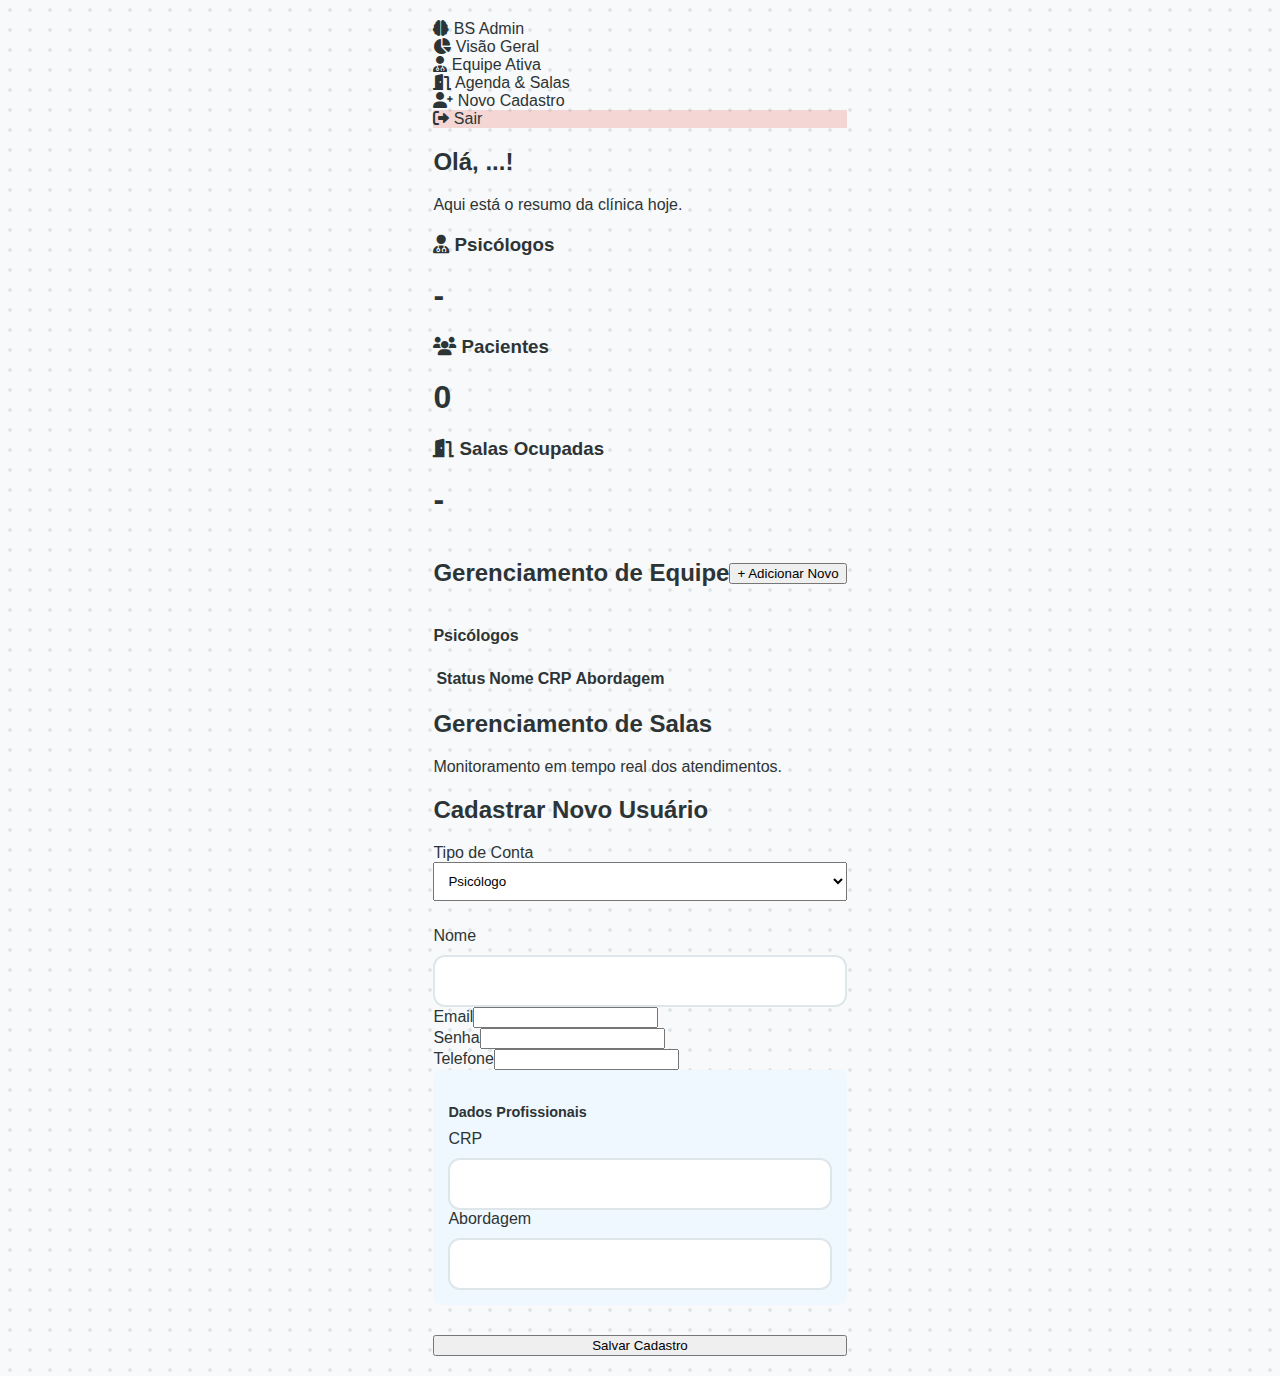
<file: dashboard-lider.html>
<!DOCTYPE html>
<html lang="pt-BR">
<head>
    <meta charset="UTF-8">
    <meta name="viewport" content="width=device-width, initial-scale=1.0">
    <title>Painel do Líder - BS Psicologia</title>
    <link rel="stylesheet" href="./assets/style.css">
    <link href="https://cdnjs.cloudflare.com/ajax/libs/font-awesome/6.0.0/css/all.min.css" rel="stylesheet">
</head>
<body>

    <div class="dashboard-container">
        
        <nav class="sidebar">
            <div class="sidebar-logo">
                <i class="fas fa-brain"></i> BS Admin
            </div>
            
            <div class="nav-item active" onclick="mostrarSecao('sec-home', this)">
                <i class="fas fa-chart-pie"></i> Visão Geral
            </div>
            <div class="nav-item" onclick="mostrarSecao('sec-equipe', this)">
                <i class="fas fa-user-md"></i> Equipe Ativa
            </div>
            <div class="nav-item" onclick="mostrarSecao('sec-salas', this)">
                <i class="fas fa-door-open"></i> Agenda & Salas
            </div>
            <div class="nav-item" onclick="mostrarSecao('sec-cadastro', this)">
                <i class="fas fa-user-plus"></i> Novo Cadastro
            </div>
            
            <div style="margin-top: auto;">
                <div class="nav-item" id="btnLogout" style="cursor:pointer; background-color: rgba(231, 76, 60, 0.2);">
                    <i class="fas fa-sign-out-alt"></i> Sair
                </div>
            </div>
        </nav>

        <main class="main-content">
            
            <section id="sec-home" class="content-section active">
                <h2>Olá, <span id="adminName">...</span>!</h2>
                <p>Aqui está o resumo da clínica hoje.</p>
                
                <div class="form-grid" style="margin-top: 20px;">
                    <div class="card text-center">
                        <h3><i class="fas fa-user-md"></i> Psicólogos</h3>
                        <h1 id="count-psi">-</h1>
                    </div>
                    <div class="card text-center">
                        <h3><i class="fas fa-users"></i> Pacientes</h3>
                        <h1 id="count-pacientes">0</h1>
                    </div>
                    <div class="card text-center">
                        <h3><i class="fas fa-door-open"></i> Salas Ocupadas</h3>
                        <h1 id="count-salas">-</h1>
                    </div>
                </div>
            </section>

            <section id="sec-equipe" class="content-section">
                <div style="display: flex; justify-content: space-between; align-items: center; margin-bottom: 20px;">
                    <h2>Gerenciamento de Equipe</h2>
                    <button class="btn-secondary" onclick="mostrarSecao('sec-cadastro', document.querySelectorAll('.nav-item')[3])">
                        + Adicionar Novo
                    </button>
                </div>

                <h4 style="margin-top: 20px;">Psicólogos</h4>
                <table class="data-table">
                    <thead>
                        <tr>
                            <th>Status</th>
                            <th>Nome</th>
                            <th>CRP</th>
                            <th>Abordagem</th>
                        </tr>
                    </thead>
                    <tbody id="lista-psi">
                        </tbody>
                </table>
            </section>

            <section id="sec-salas" class="content-section">
                <h2>Gerenciamento de Salas</h2>
                <p>Monitoramento em tempo real dos atendimentos.</p>
                <div class="room-grid" id="grid-salas">
                    </div>
            </section>

            <section id="sec-cadastro" class="content-section">
                <h2>Cadastrar Novo Usuário</h2>
                <div class="card" style="max-width: 800px;">
                    <form id="internalRegisterForm">
                        <div style="margin-bottom: 1rem;">
                            <label>Tipo de Conta</label>
                            <select id="reg-role" required style="width: 100%; padding: 10px; margin-bottom: 10px;">
                                <option value="psi">Psicólogo</option>
                                <option value="recep">Recepcionista</option>
                                <option value="paciente">Paciente</option>
                            </select>
                        </div>
                        
                        <div class="form-grid">
                            <div><label>Nome</label><input type="text" id="reg-name" required></div>
                            <div><label>Email</label><input type="email" id="reg-email" required></div>
                        </div>

                        <div class="form-grid">
                            <div><label>Senha</label><input type="password" id="reg-pass" required></div>
                            <div><label>Telefone</label><input type="tel" id="reg-phone"></div>
                        </div>

                        <div id="reg-psi-extras" style="background:#f0f8ff; padding:15px; border-radius:8px; display:block; margin-bottom: 15px;">
                            <h4 style="margin-bottom:10px; font-size: 0.9rem;">Dados Profissionais</h4>
                            <div class="form-grid">
                                <div><label>CRP</label><input type="text" id="reg-crp"></div>
                                <div><label>Abordagem</label><input type="text" id="reg-abordagem"></div>
                            </div>
                        </div>

                        <button type="submit" class="btn-primary" style="margin-top: 15px; width: 100%;">Salvar Cadastro</button>
                    </form>
                </div>
            </section>

        </main>
    </div>

    <script type="module" src="./assets/js/dashboard.js"></script>
</body>
</html>
</file>
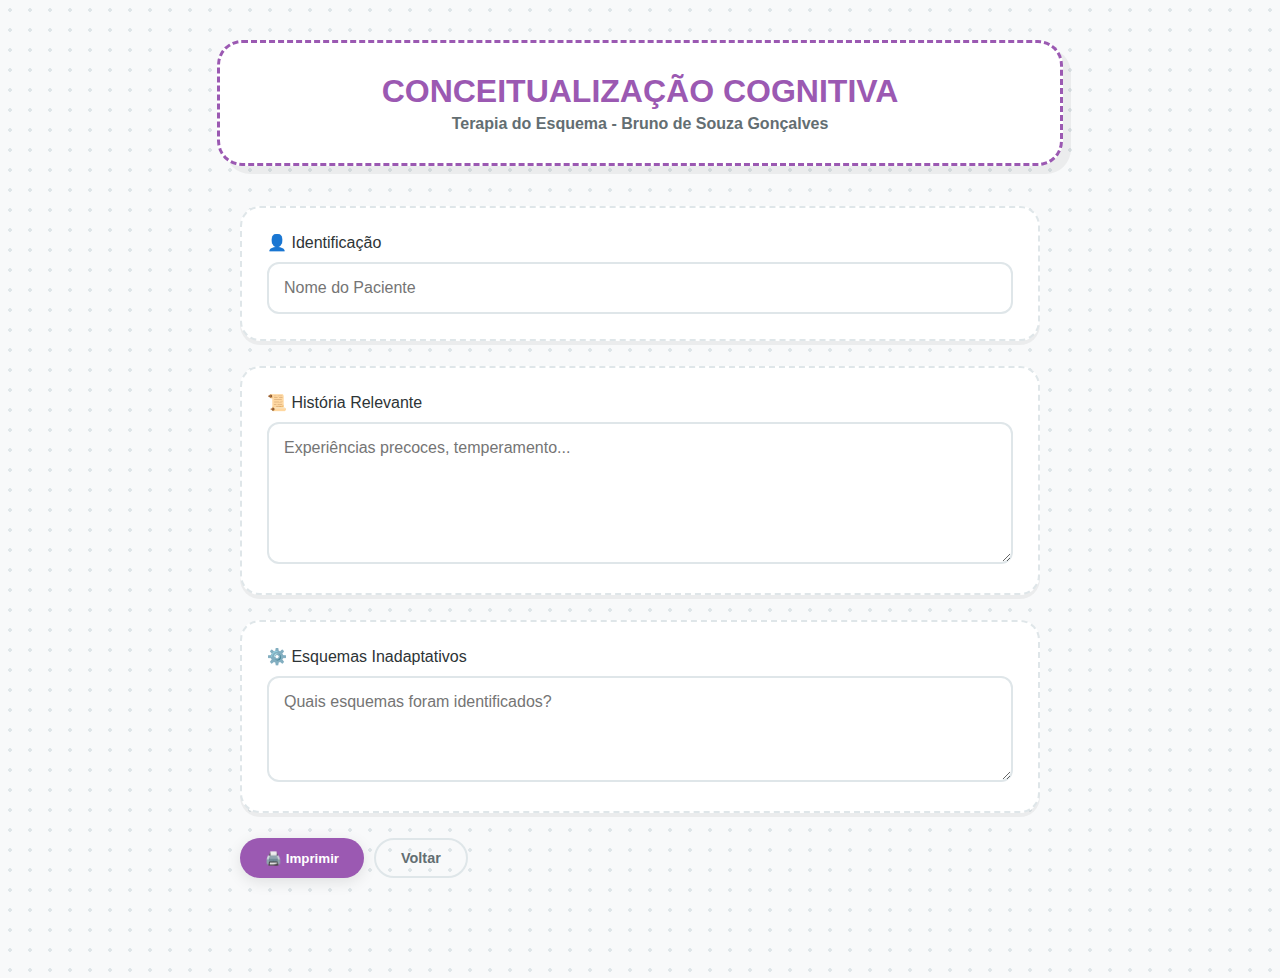
<file: public/conceituacao.html>
<!DOCTYPE html>
<html lang="pt-br">
<head>
    <meta charset="UTF-8">
    <title>Conceitualização Cognitiva | Bruno Gonçalves</title>
    <link rel="stylesheet" href="../assets/style.css">
</head>
<body id="form-conceitualizacao">

    <header>
        <h1>Conceitualização Cognitiva</h1>
        <div class="subtitle">Terapia do Esquema - Bruno de Souza Gonçalves</div>
    </header>

    <main class="main-container">
        <div class="group-container">
            <div class="group-title">👤 Identificação</div>
            <input type="text" id="paciente_nome" placeholder="Nome do Paciente" style="width: 100%;">
        </div>

        <div class="group-container">
            <div class="group-title">📜 História Relevante</div>
            <textarea id="historia_vida" rows="6" placeholder="Experiências precoces, temperamento..."></textarea>
        </div>

        <div class="group-container">
            <div class="group-title">⚙️ Esquemas Inadaptativos</div>
            <textarea id="esquemas_ativos" rows="4" placeholder="Quais esquemas foram identificados?"></textarea>
        </div>

        <div style="display: flex; gap: 10px;">
            <button class="btn-print" onclick="imprimirRelatorio()">🖨️ Imprimir</button>
            <button class="btn-back" onclick="location.href='../index.html'">Voltar</button>
        </div>
    </main>

    <script src="../assets/script.js"></script>
</body>
</html>
</file>
<file: assets/style.css>
/* ==========================================================================
   1. VARIÁVEIS E TEMAS
   ========================================================================== */
:root {
    --primary: #9b59b2;
    --primary-light: #f4ecf7;
    --bg-color: #f8f9fa;
    --text: #2d3436;
    --card-bg: #ffffff;
    --card-border: #dfe6e9;
    --option-bg: #ffffff;
    --transition: all 0.3s ease;
    --tcc-color: #0984e3; 
    --te-color: #8e44ad;  
    --diag-color: #00b894;
}

body.dark-mode {
    --bg-color: #1a1a1a;
    --text: #f5f5f5;
    --card-bg: #2d2d2d;
    --card-border: #444;
    --option-bg: #333;
    --primary-light: #3b2647;
}

/* ==========================================================================
   2. ESTILOS DE TELA (LAYOUT BASE)
   ========================================================================== */
body {
    font-family: 'Quicksand', sans-serif;
    background-color: var(--bg-color);
    background-image: radial-gradient(#dfe6e9 2px, transparent 2px);
    background-size: 20px 20px;
    margin: 0; padding: 20px;
    min-height: 100vh;
    color: var(--text);
    display: flex; flex-direction: column; align-items: center;
}

body.dark-mode { background-image: radial-gradient(#333 2px, transparent 2px); }

header {
    text-align: center;
    margin: 20px auto 40px auto;
    background: var(--card-bg);
    padding: 30px 20px;
    border-radius: 25px;
    border: 3px dashed var(--primary);
    box-shadow: 8px 8px 0 rgba(0,0,0,0.05);
    position: relative;
    max-width: 800px; width: 100%;
}

header h1 { font-size: 2rem; color: var(--primary); text-transform: uppercase; font-weight: 800; margin: 0; }
.subtitle { margin-top: 5px; color: #636e72; font-weight: 600; }

.main-container { max-width: 800px; width: 100%; margin-bottom: 80px; }

/* Cards e Seções */
.group-container {
    background: var(--card-bg);
    border: 2px dashed var(--card-border);
    border-radius: 20px; padding: 25px; margin-bottom: 25px;
    box-shadow: 0 4px 0 rgba(0,0,0,0.05);
    transition: var(--transition);
}

.section-header {
    padding: 15px 20px; border-radius: 12px;
    margin: 30px 0 15px 0; display: flex; align-items: center; gap: 12px;
    font-size: 1.1rem; font-weight: 800; text-transform: uppercase;
}
.header-tcc { background: #e3f2fd; color: var(--tcc-color); border-left: 6px solid var(--tcc-color); }
.header-te { background: #f3e5f5; color: var(--te-color); border-left: 6px solid var(--te-color); }
.header-diag { background: #e0f2f1; color: var(--diag-color); border-left: 6px solid var(--diag-color); }
body.dark-mode .section-header { background: #333; filter: brightness(1.2); }

/* Inputs e Chips */
input[type="text"], textarea {
    width: 100%; padding: 15px; margin-top: 10px;
    border: 2px solid var(--card-border); border-radius: 12px;
    background-color: var(--option-bg); color: var(--text);
    font-family: inherit; font-size: 1rem; box-sizing: border-box; outline: none; transition: var(--transition);
}

.chip-container { display: flex; flex-wrap: wrap; gap: 8px; margin-top: 10px; }
.chip {
    padding: 8px 16px; border: 2px solid var(--card-border); border-radius: 20px;
    font-size: 0.85rem; cursor: pointer; transition: var(--transition);
    background: var(--card-bg); color: var(--text); font-weight: 600;
}
.chip.active { background: var(--te-color); color: white; border-color: var(--te-color); }

/* IA e Botões */
.magic-input-wrapper { position: relative; }
.btn-magic {
    position: absolute; bottom: 8px; right: 8px;
    background: var(--text); color: white; border: none;
    width: 32px; height: 32px; border-radius: 50%;
    cursor: pointer; display: flex; align-items: center; justify-content: center; z-index: 5;
}
.question-card {
    background: white;
    border-radius: 20px;
    padding: 25px;
    margin-bottom: 20px;
    box-shadow: 0 4px 0 rgba(0,0,0,0.05);
    transition: all 0.3s ease;
}

.question-card:hover {
    transform: translateY(-5px);
    box-shadow: 0 10px 20px rgba(0,0,0,0.08);
}

/* Opções de Resposta Progressivas (Verde ao Vermelho) */
.options-group {
    display: grid;
    grid-template-columns: repeat(auto-fit, minmax(100px, 1fr));
    gap: 8px;
}

.option-label {
    background: var(--option-bg);
    padding: 12px 5px;
    text-align: center;
    border-radius: 10px;
    cursor: pointer;
    font-size: 0.85rem;
    font-weight: 600;
    transition: all 0.2s;
    border: 2px solid transparent;
}

/* Escala de Cores baseada em risco */
.option-label[data-val="0"]:hover, .option-label:has(input[value="0"]:checked) { background: #dff9fb; color: #6ab04c; }
.option-label[data-val="2"]:hover, .option-label:has(input[value="2"]:checked) { background: #fffce0; color: #f39c12; }
.option-label[data-val="4"]:hover, .option-label:has(input[value="4"]:checked) { background: #ffcccc; color: #c0392b; }

/* --- ESTILO BASE PARA TODOS OS BOTÕES DE AÇÃO --- */
.btn-print, .btn-back, .btn-config-ia, .btn-magic {
    display: inline-flex;
    align-items: center;
    justify-content: center;
    gap: 10px;
    cursor: pointer;
    border-radius: 50px; /* Estilo arredondado da ASRS-18 */
    font-weight: 700;
    font-family: 'Quicksand', sans-serif;
    transition: all 0.3s cubic-bezier(0.4, 0, 0.2, 1);
    border: 2px solid transparent;
}

/* --- BOTÃO VOLTAR (Estilo Outline / Secundário) --- */
.btn-back {
    background: transparent;
    border-color: var(--card-border);
    color: #636e72;
    padding: 10px 25px;
    font-size: 0.9rem;
}

.btn-back:hover {
    background: var(--bg-color);
    border-color: var(--primary);
    color: var(--primary);
    transform: translateX(-5px); /* Efeito de "retorno" */
}

/* --- BOTÃO IMPRIMIR (Estilo de Destaque) --- */
.btn-print {
    background: var(--primary);
    color: white;
    padding: 12px 25px;
    box-shadow: 0 4px 15px rgba(0,0,0,0.1);
    border: none;
}

.btn-print:hover {
    background: var(--primary-dark);
    transform: translateY(-2px);
    box-shadow: 0 6px 20px rgba(0,0,0,0.15);
}

.btn-print i { font-size: 1.1rem; }

/* --- BOTÃO DE CONFIGURAÇÃO DA IA (Flutuante) --- */
.btn-config-ia {
    background: #2d3436;
    color: white;
    padding: 8px 18px;
    font-size: 0.8rem;
    box-shadow: 0 4px 10px rgba(0,0,0,0.2);
}

.btn-config-ia:hover {
    background: var(--primary);
    transform: scale(1.05);
}

/* --- BOTÃO MÁGICO (Dentro dos Textareas) --- */
.btn-magic {
    background: var(--text);
    color: white;
    width: 38px;
    height: 38px;
    border-radius: 50%;
    opacity: 0.8;
}

.btn-magic:hover {
    opacity: 1;
    background: var(--primary);
    transform: rotate(15deg) scale(1.1); /* Animação de "faísca" */
}

/* --- ADAPTAÇÃO PARA MODO NOTURNO --- */
body.dark-mode .btn-back {
    border-color: #444;
    color: #b2bec3;
}

body.dark-mode .btn-back:hover {
    background: #2d2d2d;
    color: white;
}

body.dark-mode .btn-print {
    box-shadow: 0 4px 15px rgba(0,0,0,0.4);
}
/* ==========================================================================
   3. ESTILOS DE IMPRESSÃO (CORREÇÃO TOTAL)
   ========================================================================== */
@media print {
    @page { margin: 1.5cm; }

    body { background: white !important; background-image: none !important; color: black !important; display: block !important; }

    /* Esconder elementos desnecessários */
    .btn-print, .btn-back, .btn-magic, .ai-config-float, .no-print, header::before { 
        display: none !important; 
    }

    header {
        border: none !important; border-bottom: 2px solid black !important;
        background: transparent !important; border-radius: 0 !important;
        margin-bottom: 30px !important; padding: 0 0 10px 0 !important;
    }

    header h1 { color: black !important; font-size: 20pt !important; }

    /* Estilo Sóbrio para Seções Coloridas no Papel */
    .section-header {
        background: #f9f9f9 !important;
        border: none !important;
        border-left: 10px solid black !important;
        color: black !important;
        -webkit-print-color-adjust: exact;
        print-color-adjust: exact;
        margin-top: 25px !important;
    }
    .header-tcc { border-left-color: var(--tcc-color) !important; }
    .header-te { border-left-color: var(--te-color) !important; }
    .header-diag { border-left-color: var(--diag-color) !important; }

    .group-container {
        border: none !important; border-left: 2px solid #eee !important;
        background: transparent !important; box-shadow: none !important;
        padding: 10px 0 10px 15px !important; page-break-inside: avoid;
    }

    /* Campos de texto viram linhas de escrita */
    input[type="text"], textarea {
        border: none !important; border-bottom: 1px solid #ccc !important;
        background: transparent !important; color: black !important;
        padding: 5px 0 !important; overflow: visible !important;
    }

    .chip { border: 1px solid #ccc !important; color: #666 !important; background: white !important; }
    .chip.active { background: #eee !important; color: black !important; font-weight: bold !important; }
}
</file>
